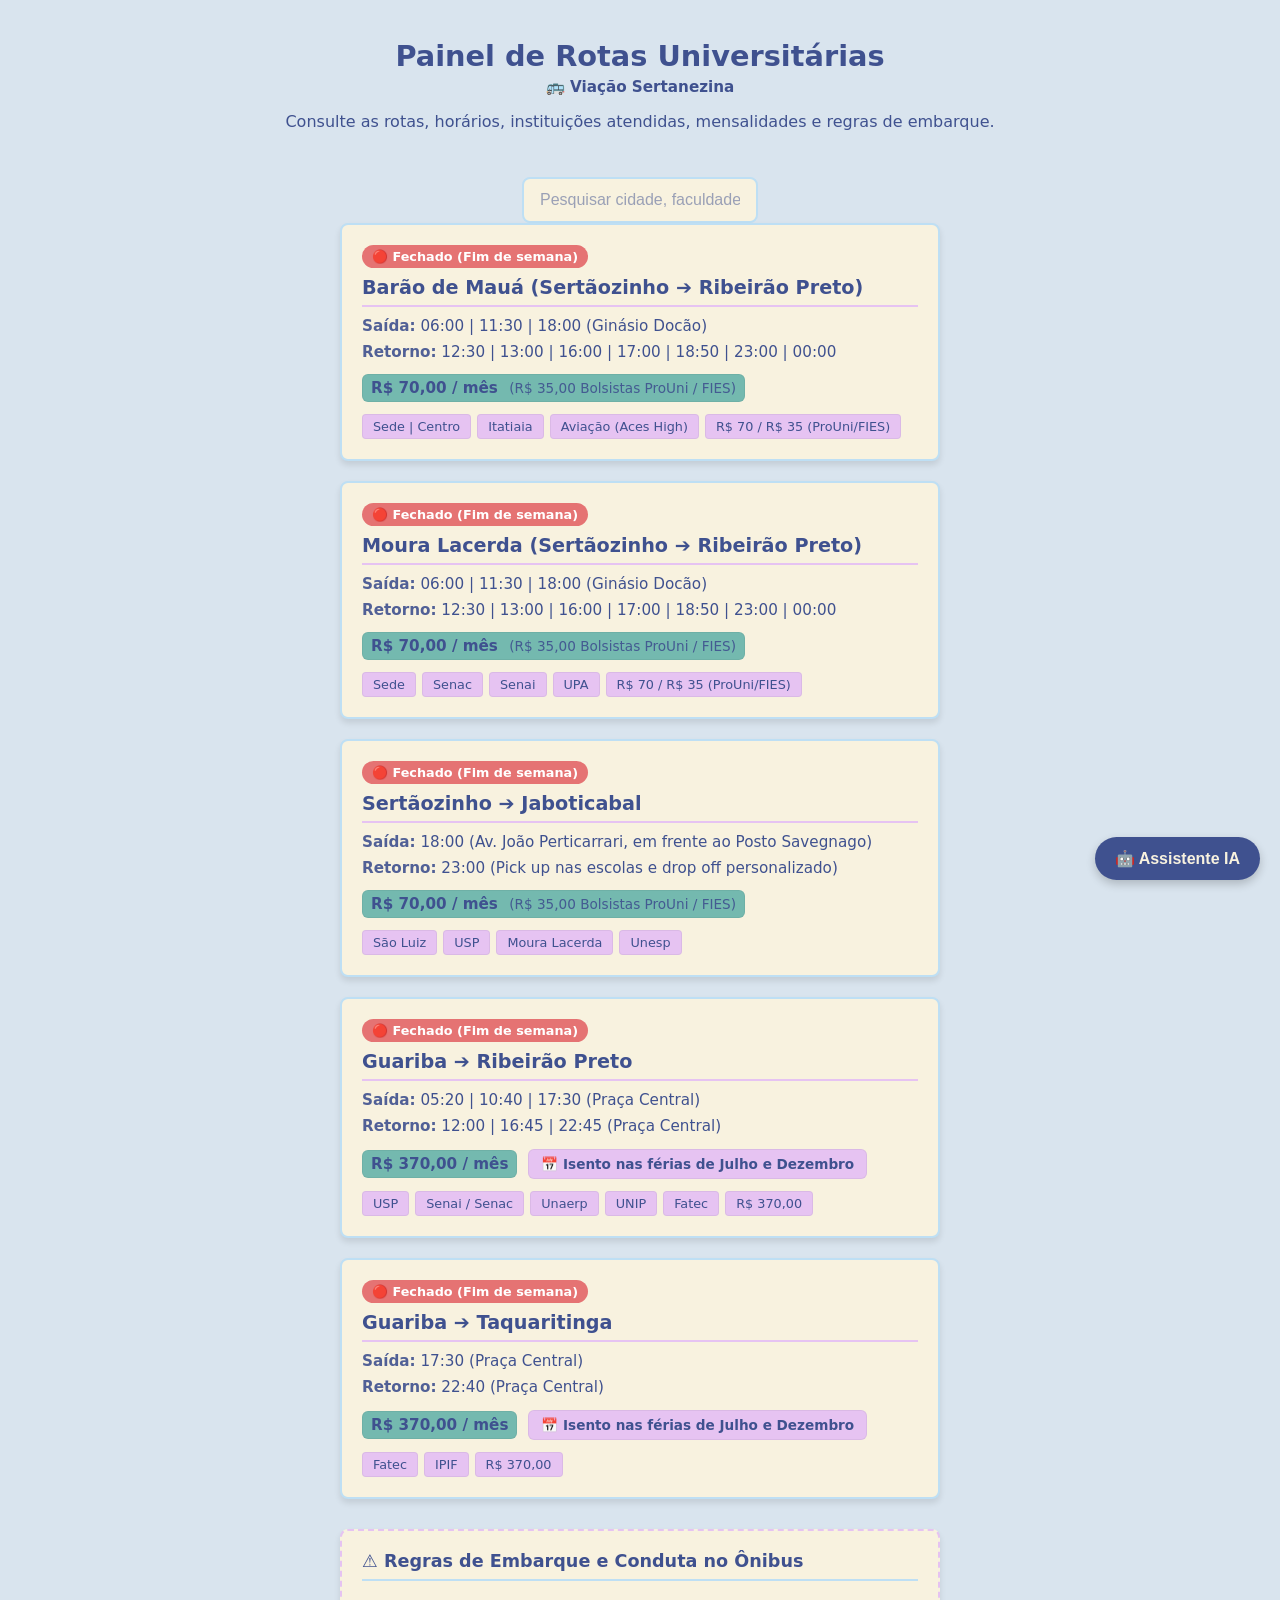
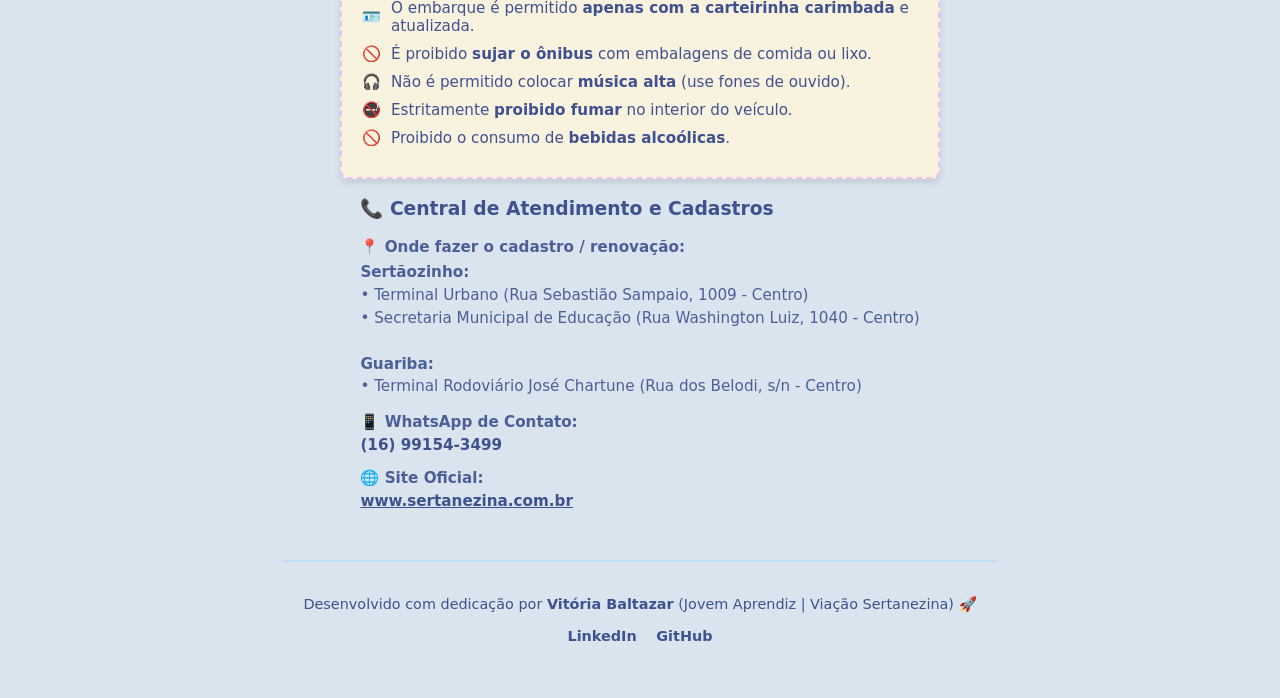
<file: index.html>
<!DOCTYPE html>
<html lang="pt-BR">
<head>
    <meta charset="UTF-8">
    <meta name="viewport" content="width=device-width, initial-scale=1.0">
    <title>Rotas Universitárias - Viação Sertanezina</title>
    <link rel="stylesheet" href="style.css">
</head>
<body>
    <header>
        <h1>Painel de Rotas Universitárias</h1>
        <p class="subtitle" style="font-weight: bold; color: var(--text-main); margin-top: 5px;">🚌 Viação Sertanezina</p>
        <p class="description">Consulte as rotas, horários, instituições atendidas, mensalidades e regras de embarque.</p>
    </header>

    <div class="search-box">
        <input type="text" id="searchInput" placeholder="Pesquisar cidade, faculdade, valor ou regras..." onkeyup="filterRoutes()">
    </div>

    <div class="container" id="routesContainer"></div>

    <div class="rules-container">
        <h3>⚠️ Regras de Embarque e Conduta no Ônibus</h3>
        <ul class="rules-list">
            <li>🪪 <span>O embarque é permitido <strong>apenas com a carteirinha carimbada</strong> e atualizada.</span></li>
            <li>🚫 <span>É proibido <strong>sujar o ônibus</strong> com embalagens de comida ou lixo.</span></li>
            <li>🎧 <span>Não é permitido colocar <strong>música alta</strong> (use fones de ouvido).</span></li>
            <li>🚭 <span>Estritamente <strong>proibido fumar</strong> no interior do veículo.</span></li>
            <li>🚫 <span>Proibido o consumo de <strong>bebidas alcoólicas</strong>.</span></li>
        </ul>
    </div>

    <div class="contact-container">
        <h3>📞 Central de Atendimento e Cadastros</h3>
        <div class="contact-item">
            <span class="info-label">📍 Onde fazer o cadastro / renovação:</span> 
            <p style="margin: 5px 0 0 0; opacity: 0.9; line-height: 1.5;">
                <strong>Sertãozinho:</strong><br>
                • Terminal Urbano (Rua Sebastião Sampaio, 1009 - Centro)<br>
                • Secretaria Municipal de Educação (Rua Washington Luiz, 1040 - Centro)<br><br>
                <strong>Guariba:</strong><br>
                • Terminal Rodoviário José Chartune (Rua dos Belodi, s/n - Centro)
            </p>
        </div>
        <div class="contact-item" style="margin-top: 15px;">
            <span class="info-label">📱 WhatsApp de Contato:</span> 
            <p style="margin: 5px 0 0 0; font-weight: bold; color: var(--text-main);">(16) 99154-3499</p>
        </div>
        <div class="contact-item" style="margin-top: 15px;">
            <span class="info-label">🌐 Site Oficial:</span> 
            <p style="margin: 5px 0 0 0;"><a href="https://www.sertanezina.com.br/" target="_blank" style="color: var(--text-main); font-weight: bold;">www.sertanezina.com.br</a></p>
        </div>
    </div>

    <button class="chat-fab" onclick="toggleChat()">🤖 Assistente IA</button>

    <div class="chat-window" id="chatWindow">
        <div class="chat-header">
            <span>Assistente Viação Sertanezina</span>
            <button class="chat-close" onclick="toggleChat()">✕</button>
        </div>
        <div class="chat-body" id="chatBody">
            <div class="chat-message bot">Olá! Sou a assistente virtual. Pergunte sobre horários, valores, rotas ou regras de embarque!</div>
        </div>
        <div class="chat-footer">
            <input type="text" class="chat-input" id="chatInput" placeholder="Digite sua dúvida..." onkeypress="handleKeyPress(event)">
            <button class="chat-send" onclick="sendQuery()">Enviar</button>
        </div>
    </div>

    <footer style="text-align: center; margin-top: 40px; padding: 20px; border-top: 2px solid var(--accent-blue); font-size: 0.9rem; color: var(--text-main);">
    <p>Desenvolvido com dedicação por <strong>Vitória Baltazar</strong> (Jovem Aprendiz | Viação Sertanezina) 🚀</p>
    <p style="margin-top: 8px;">
        <a href="https://www.linkedin.com/in/vitoriabaltazar/" target="_blank" style="color: var(--text-main); font-weight: bold; margin-right: 15px; text-decoration: none;">LinkedIn</a>
        <a href="https://github.com/vicbaltazar" target="_blank" style="color: var(--text-main); font-weight: bold; text-decoration: none;">GitHub</a>
    </p>
</footer>

    <script src="script.js"></script>
</body>
</html>
</file>
<file: style.css>
:root {
    --bg-main: #D9E4EE;
    --card-bg: #F8F2DF;
    --text-main: #3F518F;
    --accent-blue: #BEDFF4;
    --accent-green: #74B9AF;
    --accent-purple: #E6C3F2;
}

body {
    font-family: system-ui, -apple-system, sans-serif;
    background-color: var(--bg-main);
    color: var(--text-main);
    margin: 0;
    padding: 20px;
    display: flex;
    flex-direction: column;
    align-items: center;
}

header {
    text-align: center;
    margin-bottom: 30px;
}

h1 {
    color: var(--primary-color);
    font-size: 1.8rem;
    margin-bottom: 5px;
}

p.subtitle {
    font-size: 0.95rem;
    color: var(--text-main);
}

search-box {
    margin-bottom: 25px;
    width: 100%;
    max-width: 600px;
}

input[type="text"] {
    width: 100%;
    padding: 12px 16px;
    font-size: 1rem;
    background-color: var(--card-bg);
    border: 2px solid var(--accent-blue);
    border-radius: 8px;
    color: var(--text-main);
    outline: none;
    box-sizing: border-box;
    transition: border-color 0.2s;
}

input[type="text"]::placeholder {
    color: var(--text-main);
    opacity: 0.5;
}

input[type="text"]:focus {
    border-color: var(--accent-green);
}

.container {
    display: grid;
    grid-template-columns: 1fr;
    gap: 20px;
    width: 100%;
    max-width: 600px;
}

.card {
    background-color: var(--card-bg);
    border: 2px solid var(--accent-blue);
    border-radius: 8px;
    padding: 20px;
    box-shadow: 0 4px 6px rgba(0, 0, 0, 0.1);
}

.card h2 {
    font-size: 1.2rem;
    color: var(--text-main);
    margin-top: 0;
    margin-bottom: 10px;
    border-bottom: 2px solid var(--accent-purple);
    padding-bottom: 6px;
}

.info-item {
    margin: 8px 0;
    font-size: 0.95rem;
}

.info-label {
    font-weight: bold;
    color: var(--text-main);
    opacity: 0.9;
}

.tag-list {
    display: flex;
    flex-wrap: wrap;
    gap: 6px;
    margin-top: 12px;
}

.tag {
    background-color: var(--accent-purple);
    color: var(--text-main);
    padding: 4px 10px;
    border-radius: 4px;
    font-size: 0.8rem;
    font-weight: 500;
    border: 1px solid rgba(0,0,0,0.05);
}

button.primary {
    background-color: var(--accent-green);
    color: var(--text-main);
    border: none;
    padding: 10px 16px;
    border-radius: 6px;
    font-weight: bold;
    cursor: pointer;
}

.price-badge {
    font-size: 0.95rem;
    display: inline-block;
    background-color: var(--accent-green);
    color: var(--text-main);
    padding: 4px 8px;
    border-radius: 6px;
    font-weight: bold;
    margin-top: 5px;
    border: 1px solid rgba(0,0,0,0.05);
}

.price-sub {
    font-size: 0.85rem;
    font-weight: normal;
    opacity: 0.9;
    margin-left: 6px;
}

.exemption-badge {
    display: inline-block;
    background-color: var(--accent-purple);
    color: var(--text-main);
    padding: 6px 12px;
    border-radius: 6px;
    font-weight: bold;
    font-size: 0.85rem;
    margin-top: 6px;
    margin-left: 6px;
    border: 1px solid rgba(0, 0, 0, 0.05);
}

.status-badge {
    display: inline-block;
    padding: 4px 10px;
    border-radius: 20px;
    font-size: 0.8rem;
    font-weight: bold;
    margin-bottom: 8px;
}

.status-open {
    background-color: var(--accent-green);
    color: var(--text-main);
}

.status-closed {
    background-color: #e57373; /* Vermelho suave para fechado */
    color: #fff;
}

.rules-container {
    background-color: var(--card-bg);
    border: 2px dashed var(--accent-purple);
    border-radius: 8px;
    padding: 20px;
    margin-top: 30px;
    width: 100%;
    max-width: 600px;
    box-shadow: 0 4px 6px rgba(0, 0, 0, 0.1);
    box-sizing: border-box;
}

.rules-container h3 {
    color: var(--text-main);
    margin-top: 0;
    font-size: 1.1rem;
    border-bottom: 2px solid var(--accent-blue);
    padding-bottom: 8px;
}

.rules-list {
    list-style-type: none;
    padding: 0;
    margin: 0;
}

.rules-list li {
    margin: 10px 0;
    font-size: 0.95rem;
    display: flex;
    align-items: center;
    gap: 10px;
}

.contact-item {
    margin: 10px 0;
    font-size: 0.95rem;
}

.chat-fab {
    position: fixed;
    bottom: 20px;
    right: 20px;
    background-color: var(--text-main);
    color: var(--card-bg);
    border: none;
    border-radius: 50px;
    padding: 12px 20px;
    font-size: 1rem;
    font-weight: bold;
    cursor: pointer;
    box-shadow: 0 4px 10px rgba(0,0,0,0.2);
    z-index: 1000;
    display: flex;
    align-items: center;
    gap: 8px;
    transition: transform 0.2s;
}

.chat-fab:hover {
    transform: scale(1.05);
}

/* Janela do Chat */
.chat-window {
    position: fixed;
    bottom: 80px;
    right: 20px;
    width: 320px;
    height: 400px;
    background-color: var(--card-bg);
    border: 2px solid var(--accent-blue);
    border-radius: 12px;
    box-shadow: 0 5px 15px rgba(0,0,0,0.2);
    display: flex;
    flex-direction: column;
    z-index: 1000;
    display: none; /* Começa fechado */
    overflow: hidden;
}

.chat-header {
    background-color: var(--text-main);
    color: var(--card-bg);
    padding: 12px;
    font-weight: bold;
    display: flex;
    justify-content: space-between;
    align-items: center;
}

.chat-close {
    background: none;
    border: none;
    color: var(--card-bg);
    font-size: 1.2rem;
    cursor: pointer;
}

.chat-body {
    flex: 1;
    padding: 12px;
    overflow-y: auto;
    display: flex;
    flex-direction: column;
    gap: 8px;
    font-size: 0.9rem;
}

.chat-message {
    padding: 8px 12px;
    border-radius: 8px;
    max-width: 80%;
    line-height: 1.4;
}

.chat-message.user {
    background-color: var(--accent-blue);
    color: var(--text-main);
    align-self: flex-end;
}

.chat-message.bot {
    background-color: var(--bg-main);
    color: var(--text-main);
    align-self: flex-start;
    border: 1px solid rgba(0,0,0,0.05);
}

.chat-footer {
    display: flex;
    padding: 8px;
    background-color: var(--bg-main);
    border-top: 1px solid var(--accent-blue);
}

.chat-input {
    flex: 1;
    padding: 8px;
    border: 1px solid var(--accent-blue);
    border-radius: 6px;
    outline: none;
    background-color: var(--card-bg);
    color: var(--text-main);
}

.chat-send {
    background-color: var(--text-main);
    color: var(--card-bg);
    border: none;
    padding: 8px 12px;
    margin-left: 6px;
    border-radius: 6px;
    cursor: pointer;
    font-weight: bold;
}
</file>
